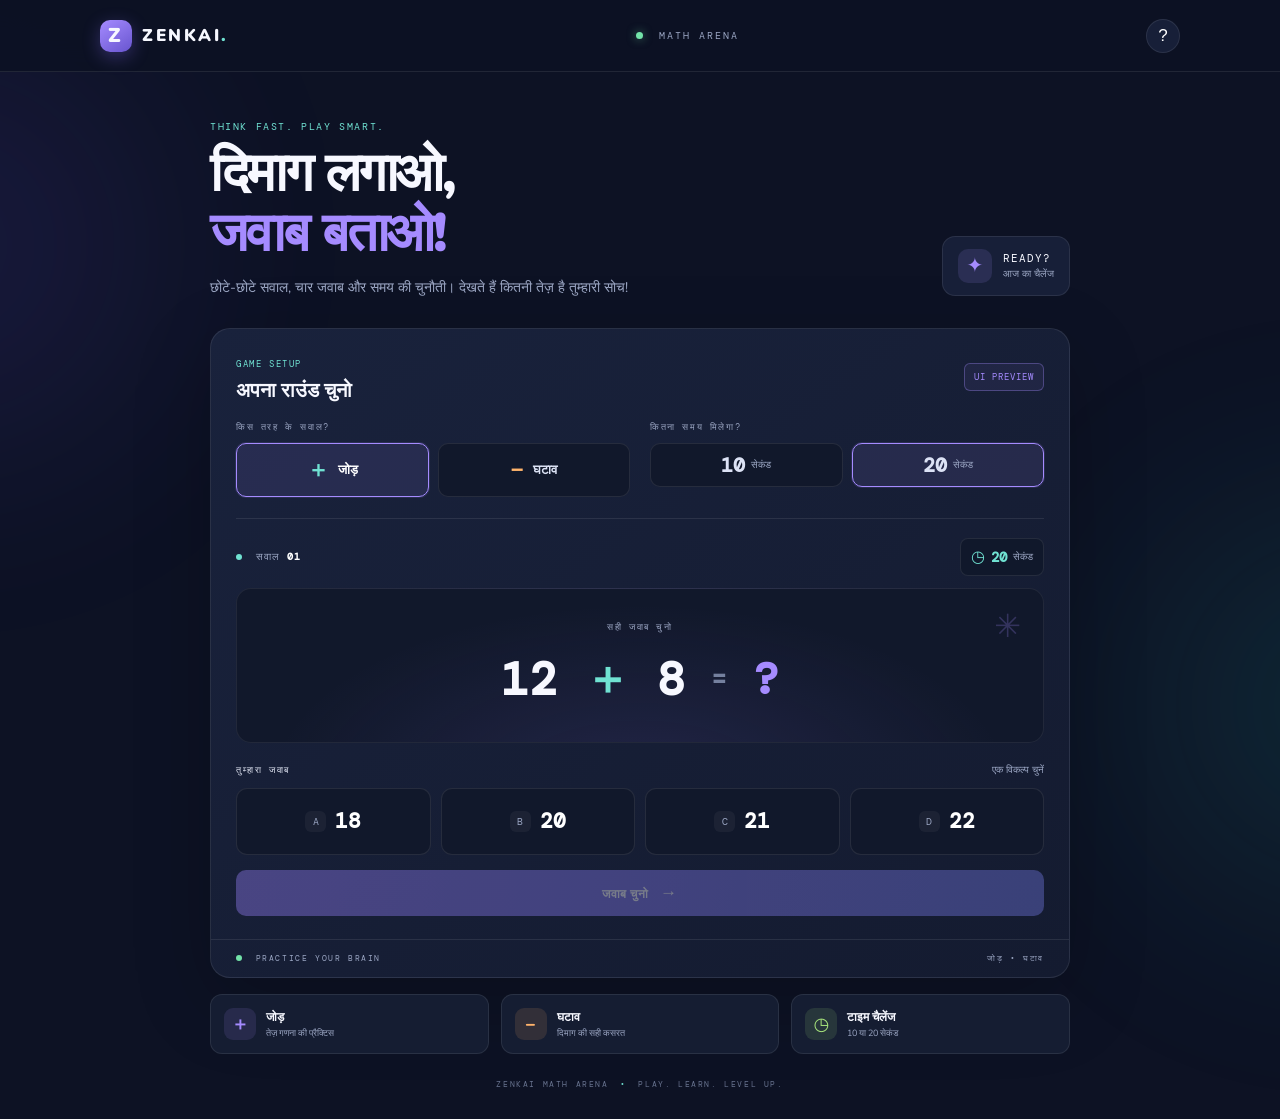
<file: index.html>
<!doctype html>
<html lang="hi">
<head>
  <meta charset="UTF-8">
  <meta name="viewport" content="width=device-width, initial-scale=1">
  <meta name="theme-color" content="#101426">
  <meta name="description" content="ZENKAI Math Arena — quick maths puzzle game.">
  <title>ZENKAI — Math Arena</title>
  <link rel="preconnect" href="https://fonts.googleapis.com">
  <link rel="preconnect" href="https://fonts.gstatic.com" crossorigin>
  <link href="https://fonts.googleapis.com/css2?family=DM+Mono:wght@400;500&family=Nunito:wght@400;500;600;700;800;900&display=swap" rel="stylesheet">
  <link rel="stylesheet" href="style.css">
</head>
<body>
  <div class="orb orb-one"></div><div class="orb orb-two"></div>
  <header class="topbar">
    <a class="brand" href="#" aria-label="Zenkai Math Arena home"><span class="brand-mark">Z</span><span>ZENKAI<span class="brand-accent">.</span></span></a>
    <div class="top-center"><span class="status-dot"></span> MATH ARENA</div>
    <button class="help-btn" id="helpBtn" aria-label="How to play">?</button>
  </header>

  <main class="page">
    <section class="welcome">
      <div class="welcome-copy">
        <p class="kicker">THINK FAST. PLAY SMART.</p>
        <h1>दिमाग लगाओ,<br><span>जवाब बताओ!</span></h1>
        <p class="subcopy">छोटे-छोटे सवाल, चार जवाब और समय की चुनौती। देखते हैं कितनी तेज़ है तुम्हारी सोच!</p>
      </div>
      <div class="streak-card"><span class="streak-icon">✦</span><div><strong>READY?</strong><small>आज का चैलेंज</small></div></div>
    </section>

    <section class="game-shell">
      <div class="game-topline">
        <div><span class="section-kicker">GAME SETUP</span><h2>अपना राउंड चुनो</h2></div>
        <span class="preview-tag">UI PREVIEW</span>
      </div>

      <div class="setup-grid">
        <div class="setup-block">
          <span class="field-label">किस तरह के सवाल?</span>
          <div class="choice-group operation-group" role="group" aria-label="Math operation">
            <button class="setup-choice active" data-operation="plus"><span class="choice-symbol plus">＋</span><span>जोड़</span></button>
            <button class="setup-choice" data-operation="minus"><span class="choice-symbol minus">−</span><span>घटाव</span></button>
          </div>
        </div>
        <div class="setup-block">
          <span class="field-label">कितना समय मिलेगा?</span>
          <div class="choice-group time-group" role="group" aria-label="Time limit">
            <button class="time-choice" data-time="10"><strong>10</strong><small>सेकंड</small></button>
            <button class="time-choice active" data-time="20"><strong>20</strong><small>सेकंड</small></button>
          </div>
        </div>
      </div>

      <div class="divider"></div>

      <section class="question-area" aria-label="Sample maths question">
        <div class="question-meta">
          <span class="question-number"><i></i> सवाल <b>01</b></span>
          <span class="timer-pill"><span class="timer-icon">◷</span><b id="timerValue">20</b> सेकंड</span>
        </div>
        <div class="question-card">
          <span class="question-caption">सही जवाब चुनो</span>
          <div class="equation" id="equation"><span>12</span><i>＋</i><span>8</span><b>=</b><strong>?</strong></div>
          <div class="question-decoration">✳</div>
        </div>

        <div class="answers-heading"><span>तुम्हारा जवाब</span><small>एक विकल्प चुनें</small></div>
        <div class="answers-grid" role="group" aria-label="Answer options">
          <button class="answer-option"><span class="option-letter">A</span><strong>18</strong></button>
          <button class="answer-option"><span class="option-letter">B</span><strong>20</strong></button>
          <button class="answer-option"><span class="option-letter">C</span><strong>21</strong></button>
          <button class="answer-option"><span class="option-letter">D</span><strong>22</strong></button>
        </div>
        <button class="lock-answer" id="lockAnswer" disabled>जवाब चुनो <span>→</span></button>
      </section>
      <div class="game-bottom"><span><i></i> PRACTICE YOUR BRAIN</span><span>जोड़ • घटाव</span></div>
    </section>

    <section class="features">
      <div class="feature"><span class="feature-icon purple">＋</span><div><b>जोड़</b><small>तेज़ गणना की प्रैक्टिस</small></div></div>
      <div class="feature"><span class="feature-icon orange">−</span><div><b>घटाव</b><small>दिमाग की सही कसरत</small></div></div>
      <div class="feature"><span class="feature-icon green">◷</span><div><b>टाइम चैलेंज</b><small>10 या 20 सेकंड</small></div></div>
    </section>
    <p class="footer-note">ZENKAI MATH ARENA <span>•</span> PLAY. LEARN. LEVEL UP.</p>
  </main>

  <dialog id="helpDialog" class="help-dialog">
    <button class="dialog-close" id="closeHelp" aria-label="Close">×</button>
    <p class="kicker">HOW TO PLAY</p><h2>गेम कैसे खेलना है?</h2>
    <ul><li>जोड़ या घटाव का मोड चुनो।</li><li>10 या 20 सेकंड का टाइम चुनो।</li><li>सवाल का सही जवाब चार विकल्पों में से चुनो।</li><li>समय खत्म होने से पहले जवाब देना है।</li></ul>
    <button class="lock-answer dialog-ok" id="gotIt">समझ गया</button>
  </dialog>
  <div class="toast" id="toast" role="status"></div>
  <script src="script.js"></script>
</body>
</html>
</file>
<file: style.css>
:root{--bg:#0d1224;--panel:#171f38;--panel2:#202a48;--text:#f7f8ff;--muted:#9ba6c3;--line:#ffffff16;--purple:#a58bff;--cyan:#70e2d2;--orange:#ffb36b;--green:#a7e47c}*{box-sizing:border-box}body{margin:0;min-height:100vh;background:var(--bg);color:var(--text);font-family:Nunito,system-ui,sans-serif;overflow-x:hidden}.orb{position:fixed;width:390px;height:390px;border-radius:50%;filter:blur(125px);opacity:.13;pointer-events:none;z-index:-1}.orb-one{background:#7658ff;top:50px;left:-250px}.orb-two{background:#20c9b5;right:-260px;bottom:0}.topbar{height:72px;padding:0 max(5%,calc((100% - 1080px)/2));display:flex;align-items:center;justify-content:space-between;border-bottom:1px solid var(--line);background:#0d1224e8;backdrop-filter:blur(16px)}.brand{display:flex;align-items:center;gap:10px;color:var(--text);text-decoration:none;font-size:17px;font-weight:900;letter-spacing:2.5px}.brand-mark{width:32px;height:32px;display:grid;place-items:center;border-radius:10px;background:linear-gradient(145deg,#a58bff,#6855cf);box-shadow:0 5px 18px #8069ef55;font-size:20px}.brand-accent{color:var(--cyan)}.top-center{font:10px "DM Mono",monospace;letter-spacing:2px;color:var(--muted)}.status-dot{display:inline-block;width:7px;height:7px;border-radius:50%;background:#73e3a9;margin-right:8px;box-shadow:0 0 10px #73e3a988}.help-btn{width:34px;height:34px;border-radius:50%;border:1px solid var(--line);background:var(--panel);color:#fff;font-size:17px;cursor:pointer}.page{width:min(100% - 32px,860px);margin:0 auto;padding:48px 0 30px}.welcome{display:flex;align-items:flex-end;justify-content:space-between;gap:20px;margin-bottom:28px}.kicker,.section-kicker,.field-label,.question-caption,.answers-heading,.game-bottom,.footer-note{font:10px "DM Mono",monospace;letter-spacing:1.6px}.kicker{color:var(--cyan);margin:0 0 10px}.welcome h1{font-size:clamp(35px,6vw,54px);line-height:1.12;letter-spacing:-1.8px;margin:0;font-weight:900}.welcome h1 span{color:var(--purple)}.subcopy{max-width:480px;color:var(--muted);font-size:14px;line-height:1.7;margin:12px 0 0}.streak-card{display:flex;align-items:center;gap:11px;padding:12px 15px;border:1px solid var(--line);border-radius:13px;background:#171f38;white-space:nowrap;margin-bottom:4px}.streak-icon{width:34px;height:34px;border-radius:10px;display:grid;place-items:center;background:#a58bff22;color:var(--purple);font-size:20px}.streak-card div{display:flex;flex-direction:column;gap:2px}.streak-card strong{font:11px "DM Mono",monospace;letter-spacing:1px}.streak-card small{color:var(--muted);font-size:10px}.game-shell{border:1px solid var(--line);border-radius:20px;overflow:hidden;background:linear-gradient(145deg,#19223c,#141b30);box-shadow:0 25px 80px #0003}.game-topline{padding:22px 25px 17px;display:flex;justify-content:space-between;align-items:center}.section-kicker{color:var(--cyan);font-size:9px}.game-topline h2{font-size:20px;margin:4px 0 0}.preview-tag{font:9px "DM Mono",monospace;color:var(--purple);border:1px solid #a58bff55;background:#a58bff12;border-radius:6px;padding:7px 9px;letter-spacing:1px}.setup-grid{display:grid;grid-template-columns:1fr 1fr;gap:20px;padding:0 25px 21px}.setup-block{display:flex;flex-direction:column;gap:10px}.field-label{color:var(--muted);font-size:9px}.choice-group{display:flex;gap:9px}.setup-choice,.time-choice{border:1px solid var(--line);background:#11182b;color:#dce2f5;border-radius:10px;cursor:pointer;transition:.18s}.setup-choice{flex:1;min-height:54px;display:flex;align-items:center;justify-content:center;gap:9px;font-weight:800;font-size:13px}.choice-symbol{font-size:22px;line-height:1}.plus{color:var(--cyan)}.minus{color:var(--orange)}.setup-choice.active,.time-choice.active{border-color:#a58bff;background:#a58bff1c;box-shadow:0 0 0 1px #a58bff22}.setup-choice.active{color:white}.time-choice{flex:1;display:flex;align-items:center;justify-content:center;gap:6px;padding:8px}.time-choice strong{font:700 20px "DM Mono",monospace}.time-choice small{font-size:10px;color:var(--muted)}.divider{height:1px;background:var(--line);margin:0 25px}.question-area{padding:19px 25px 23px}.question-meta{display:flex;justify-content:space-between;align-items:center;margin-bottom:12px}.question-number{font:10px "DM Mono",monospace;color:var(--muted);letter-spacing:1px}.question-number i{display:inline-block;width:6px;height:6px;background:var(--cyan);border-radius:50%;margin-right:7px}.question-number b{color:#fff}.timer-pill{display:flex;align-items:center;gap:6px;padding:7px 10px;background:#10182b;border:1px solid var(--line);border-radius:8px;color:var(--muted);font-size:10px}.timer-pill b{font:700 14px "DM Mono",monospace;color:var(--cyan)}.timer-icon{font-size:16px;color:var(--cyan)}.question-card{min-height:155px;position:relative;overflow:hidden;display:flex;flex-direction:column;align-items:center;justify-content:center;gap:15px;border:1px solid #ffffff12;border-radius:15px;background:radial-gradient(ellipse at 50% 130%,#7967d32a,transparent 65%),#11182b}.question-caption{color:var(--muted);font-size:9px}.equation{display:flex;align-items:center;justify-content:center;gap:clamp(12px,4vw,27px);font:700 clamp(31px,7vw,46px) "DM Mono",monospace}.equation i{font-style:normal;color:var(--cyan)}.equation b{font-size:23px;color:#74809e}.equation strong{color:var(--purple);font-size:44px}.question-decoration{position:absolute;right:22px;top:16px;color:#a58bff3d;font-size:32px}.answers-heading{display:flex;align-items:center;justify-content:space-between;margin:20px 0 11px;color:#e5e9f7;font-size:9px}.answers-heading small{color:var(--muted);font:10px Nunito,sans-serif;letter-spacing:0}.answers-grid{display:grid;grid-template-columns:repeat(4,1fr);gap:10px}.answer-option{min-height:67px;display:flex;align-items:center;justify-content:center;gap:9px;border:1px solid var(--line);border-radius:11px;background:#11182b;color:#fff;cursor:pointer;transition:.17s}.answer-option:hover{transform:translateY(-2px);border-color:#a58bff88}.answer-option.selected{border-color:var(--cyan);background:#70e2d21a;box-shadow:0 0 0 1px #70e2d244}.answer-option strong{font:700 21px "DM Mono",monospace}.option-letter{width:21px;height:21px;display:grid;place-items:center;border-radius:6px;background:#ffffff0c;color:var(--muted);font:10px "DM Mono",monospace}.answer-option.selected .option-letter{background:#70e2d2;color:#10202a}.lock-answer{width:100%;height:46px;margin-top:15px;border:0;border-radius:10px;background:linear-gradient(100deg,#9079ed,#6e75dc);color:#fff;font:800 12px Nunito,sans-serif;letter-spacing:.6px;cursor:pointer;box-shadow:0 8px 22px #7868dc30}.lock-answer:disabled{opacity:.42;cursor:not-allowed;box-shadow:none}.lock-answer span{font-size:17px;margin-left:8px}.game-bottom{padding:13px 25px;border-top:1px solid var(--line);display:flex;justify-content:space-between;color:var(--muted);font-size:8px}.game-bottom i{display:inline-block;width:6px;height:6px;border-radius:50%;background:#72e2a8;margin-right:7px}.features{display:grid;grid-template-columns:repeat(3,1fr);gap:12px;margin-top:16px}.feature{display:flex;align-items:center;gap:10px;padding:13px;border:1px solid var(--line);border-radius:12px;background:#151d32}.feature-icon{width:32px;height:32px;border-radius:9px;display:grid;place-items:center;font-size:18px;font-weight:800}.feature-icon.purple{background:#a58bff20;color:var(--purple)}.feature-icon.orange{background:#ffb36b20;color:var(--orange)}.feature-icon.green{background:#a7e47c20;color:var(--green)}.feature div{display:flex;flex-direction:column;gap:2px}.feature b{font-size:12px}.feature small{font-size:9px;color:var(--muted)}.footer-note{text-align:center;color:#68738f;font-size:8px;margin:25px 0 0}.footer-note span{color:var(--cyan);padding:0 5px}.help-dialog{width:min(420px,calc(100% - 30px));padding:28px;border:1px solid #ffffff25;border-radius:17px;background:#19223c;color:var(--text);box-shadow:0 25px 90px #0009}.help-dialog::backdrop{background:#050814bb;backdrop-filter:blur(5px)}.dialog-close{position:absolute;right:15px;top:10px;border:0;background:none;color:#aab2ca;font-size:25px;cursor:pointer}.help-dialog h2{margin:0 0 13px;font-size:24px}.help-dialog ul{padding-left:19px;color:#c0c9df;font-size:13px;line-height:1.9}.dialog-ok{margin-top:10px}.toast{position:fixed;bottom:20px;left:50%;transform:translate(-50%,15px);opacity:0;pointer-events:none;background:#252f4b;border:1px solid #ffffff25;border-radius:9px;padding:11px 15px;color:#fff;font-size:12px;transition:.2s;z-index:5}.toast.show{opacity:1;transform:translate(-50%,0)}@media(max-width:620px){.page{padding-top:32px}.welcome{align-items:flex-start}.streak-card{padding:9px;margin-top:20px}.streak-card small{display:none}.setup-grid{gap:12px;padding:0 16px 17px}.game-topline{padding:19px 16px 15px}.divider{margin:0 16px}.question-area{padding:17px 16px 19px}.game-bottom{padding:12px 16px}.question-card{min-height:140px}.answer-option{min-height:61px;gap:5px;flex-direction:column}.answer-option strong{font-size:19px}.option-letter{width:18px;height:18px;font-size:9px}.features{gap:7px}.feature{padding:10px 8px;gap:7px}.feature-icon{width:28px;height:28px;flex:0 0 28px}.feature b{font-size:11px}.feature small{font-size:8px}}@media(max-width:390px){.top-center{font-size:8px}.welcome h1{font-size:35px}.streak-card{gap:7px}.streak-card strong{font-size:9px}.setup-choice{font-size:11px}.time-choice{gap:3px}.time-choice strong{font-size:18px}.time-choice small{font-size:9px}.answers-grid{gap:7px}.feature{flex-direction:column;align-items:flex-start}.feature div{gap:1px}}
</file>
